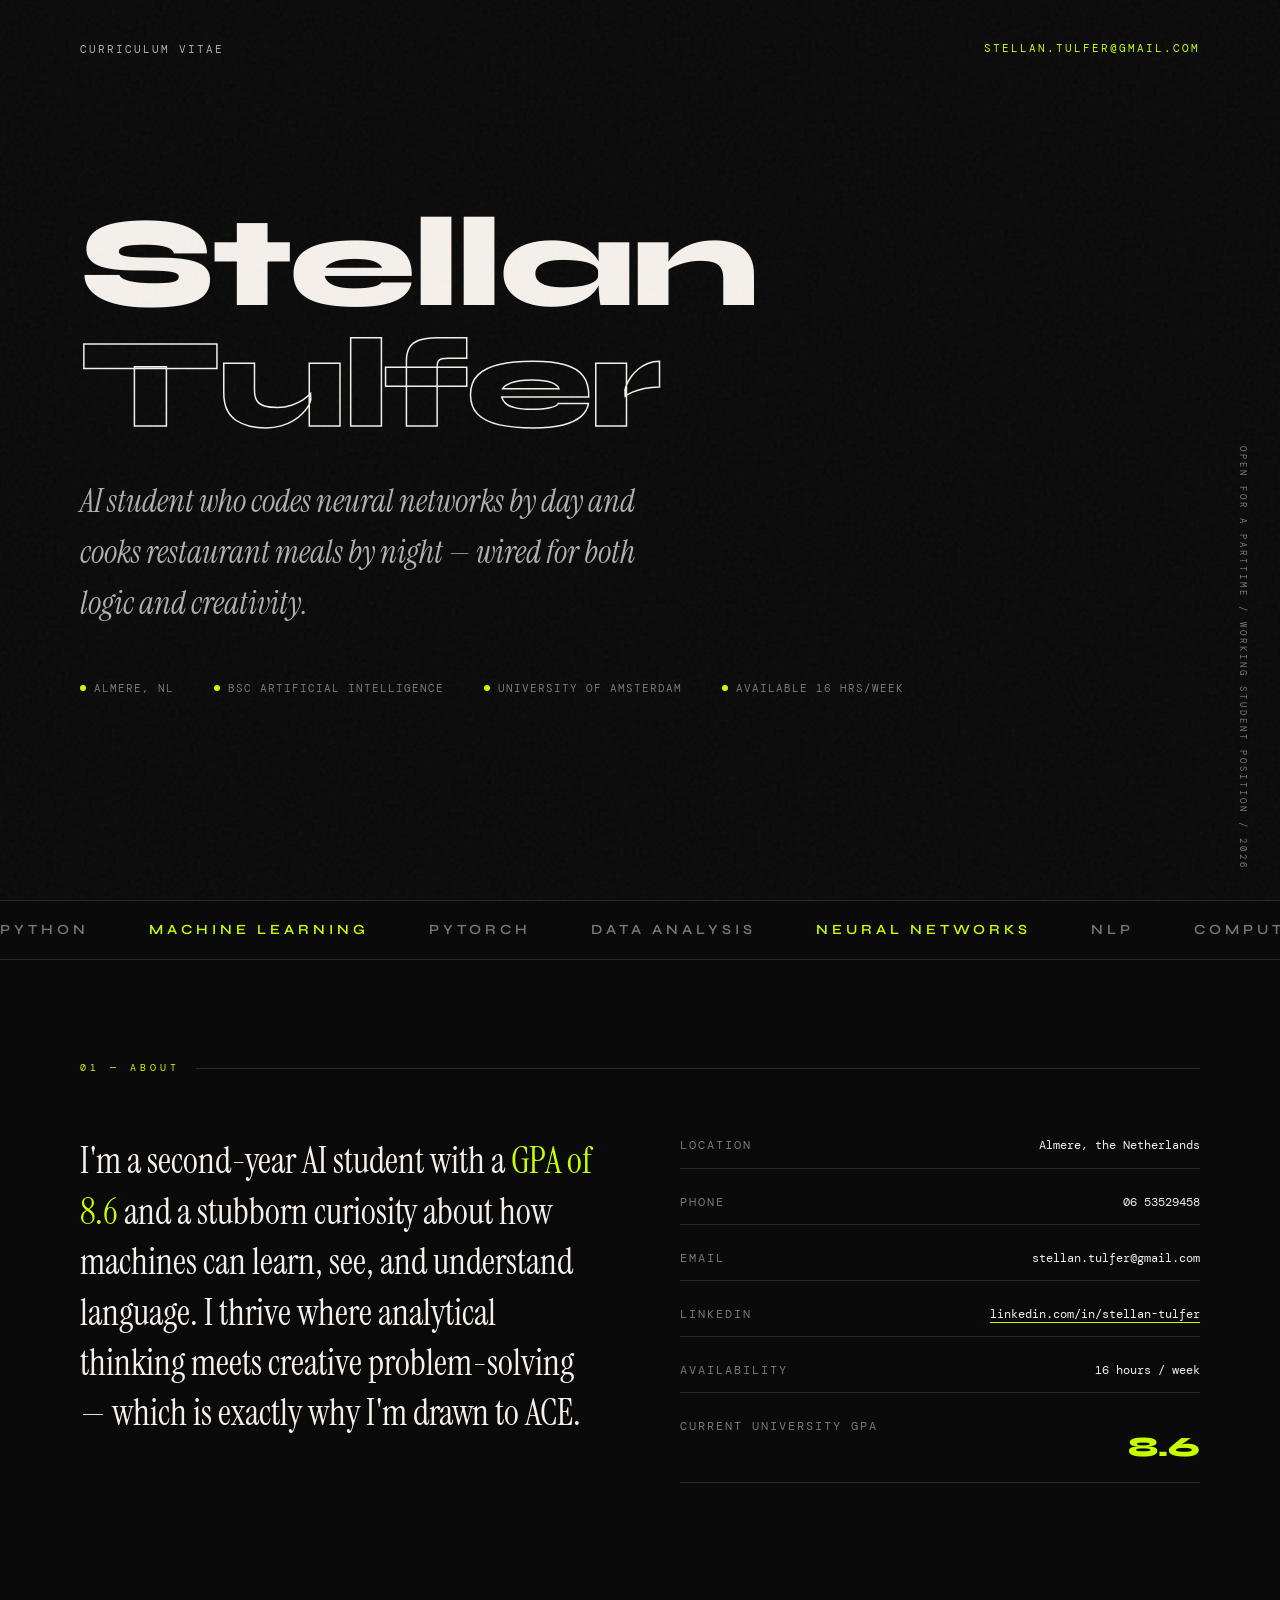
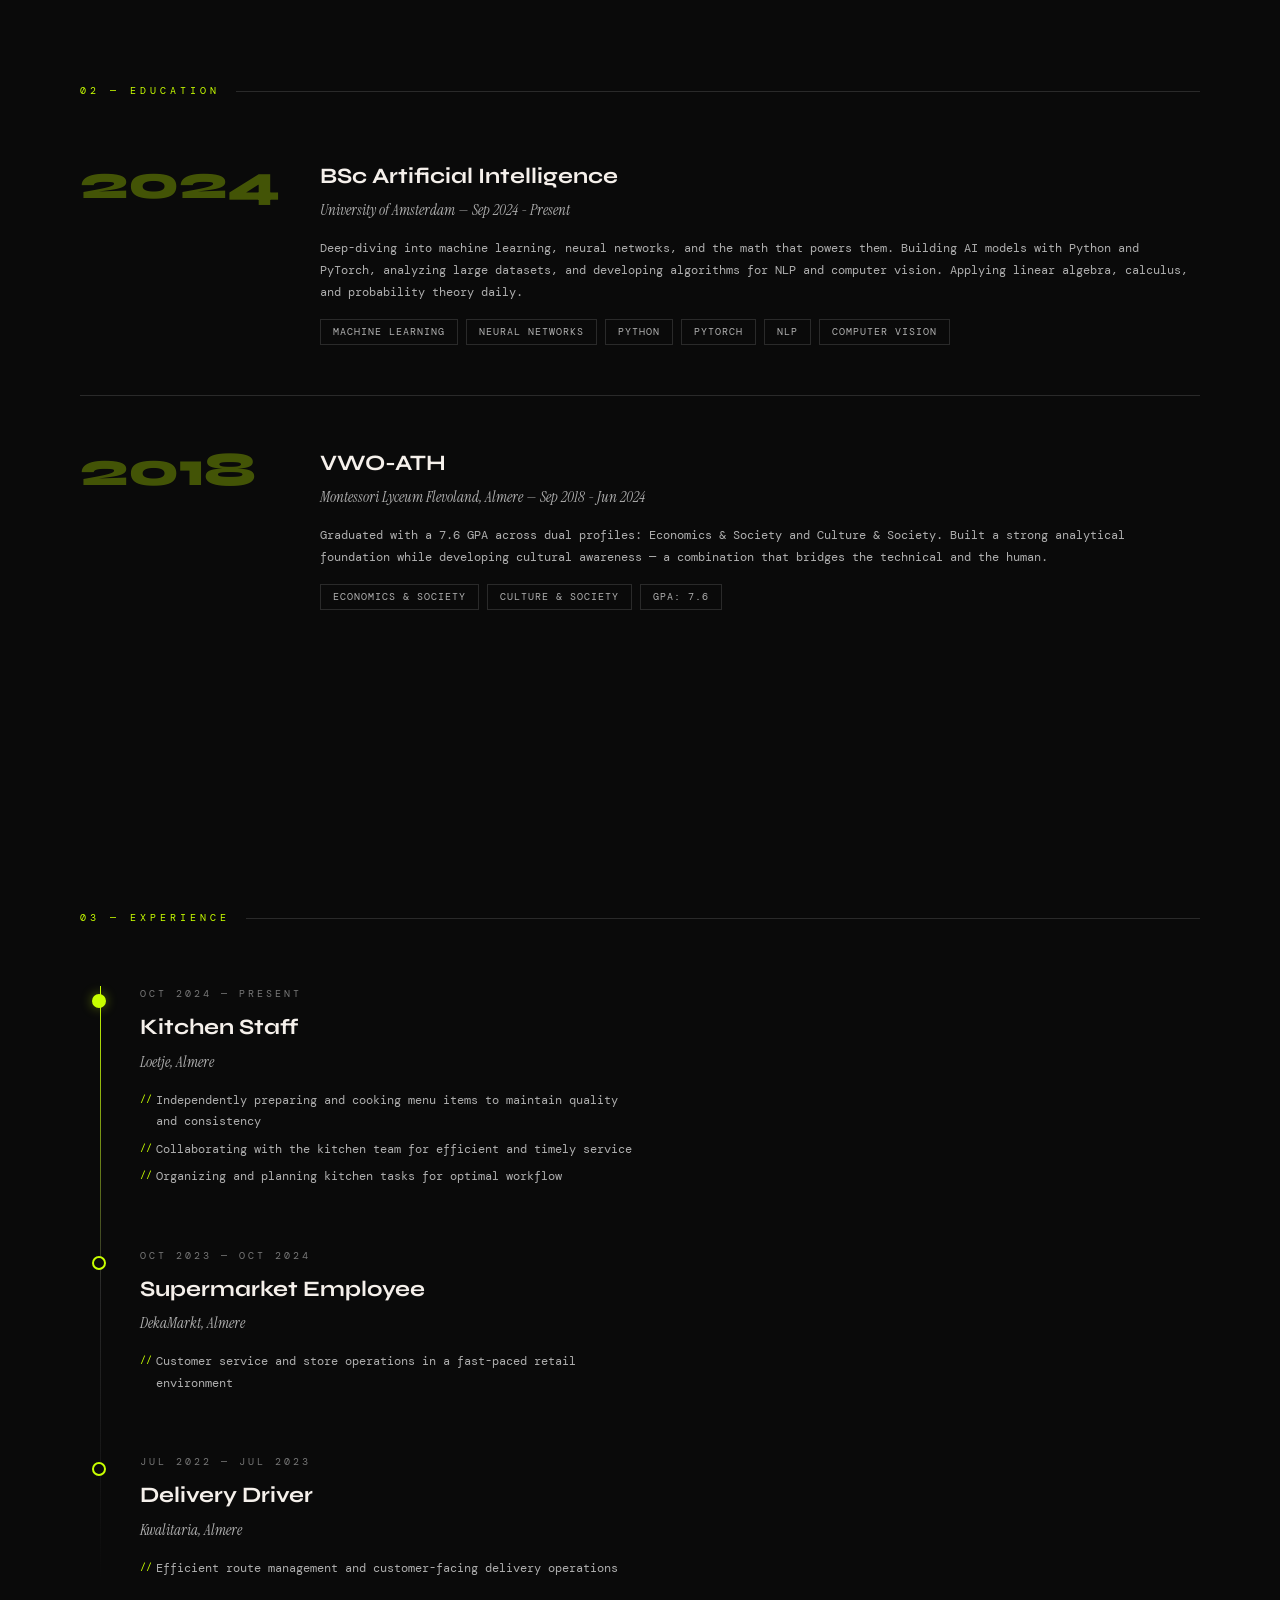
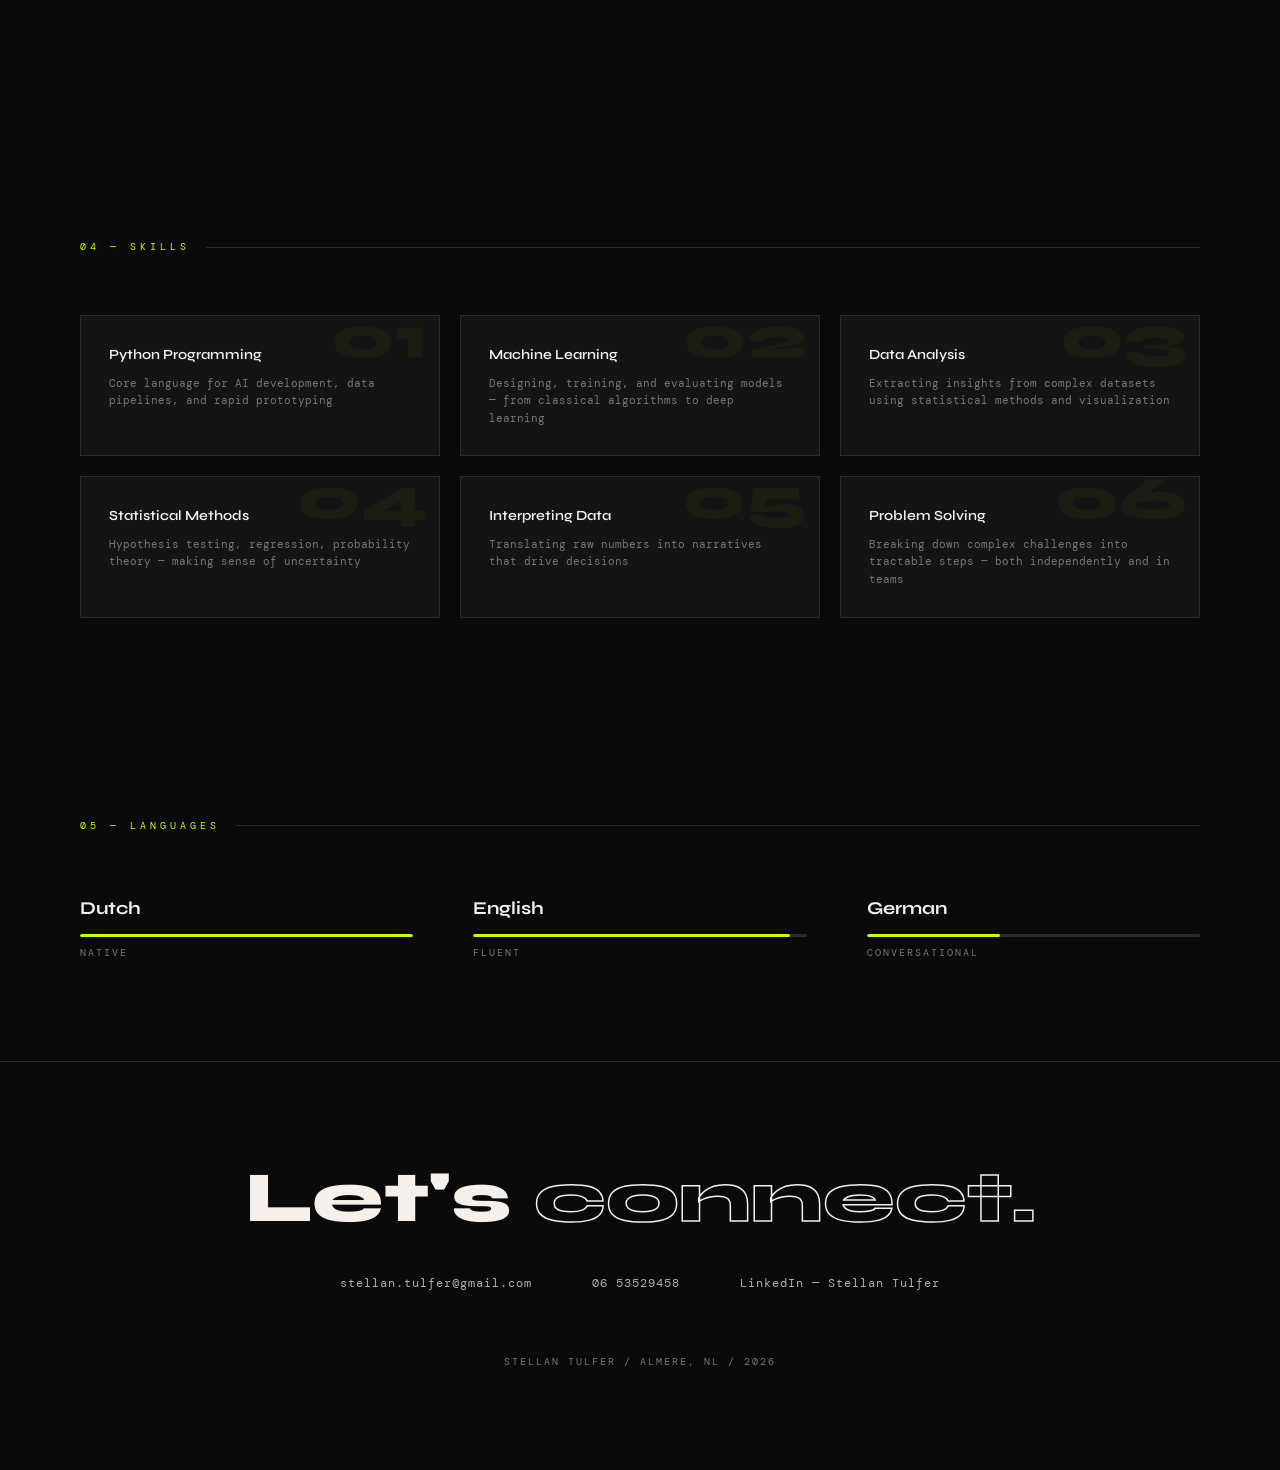
<file: Stellan_Tulfer_Resume (2).html>
<!DOCTYPE html>
<html lang="en">
<head>
<meta charset="UTF-8">
<meta name="viewport" content="width=device-width, initial-scale=1.0">
<title>Stellan Tulfer — Resume</title>
<link href="https://fonts.googleapis.com/css2?family=Instrument+Serif:ital@0;1&family=DM+Mono:wght@300;400;500&family=Syne:wght@400;500;600;700;800&display=swap" rel="stylesheet">
<style>
  :root {
    --black: #0a0a0a;
    --white: #f5f0eb;
    --accent: #c8ff00;
    --grey: #b0b0b0;
    --dim: #777;
    --card-bg: #141414;
    --border: #2a2a2a;
  }

  * { margin: 0; padding: 0; box-sizing: border-box; }

  body {
    background: var(--black);
    color: var(--white);
    font-family: 'DM Mono', monospace;
    font-size: 13px;
    line-height: 1.6;
    overflow-x: hidden;
  }

  /* === GRAIN OVERLAY === */
  body::before {
    content: '';
    position: fixed;
    top: 0; left: 0;
    width: 100%; height: 100%;
    background-image: url("data:image/svg+xml,%3Csvg viewBox='0 0 256 256' xmlns='http://www.w3.org/2000/svg'%3E%3Cfilter id='n'%3E%3CfeTurbulence type='fractalNoise' baseFrequency='0.9' numOctaves='4' stitchTiles='stitch'/%3E%3C/filter%3E%3Crect width='100%25' height='100%25' filter='url(%23n)' opacity='0.04'/%3E%3C/svg%3E");
    pointer-events: none;
    z-index: 9999;
  }

  /* === SCROLL ANIMATIONS === */
  .reveal {
    opacity: 0;
    transform: translateY(30px);
    transition: opacity 0.8s ease, transform 0.8s ease;
  }
  .reveal.visible {
    opacity: 1;
    transform: translateY(0);
  }

  /* === HERO === */
  .hero {
    min-height: 100vh;
    display: flex;
    flex-direction: column;
    justify-content: center;
    padding: 60px 80px;
    position: relative;
  }

  .hero-top-bar {
    position: absolute;
    top: 40px;
    left: 80px;
    right: 80px;
    display: flex;
    justify-content: space-between;
    align-items: center;
    font-size: 11px;
    letter-spacing: 2px;
    text-transform: uppercase;
    color: var(--grey);
  }

  .hero-top-bar a {
    color: var(--accent);
    text-decoration: none;
    border-bottom: 1px solid transparent;
    transition: border-color 0.3s;
  }
  .hero-top-bar a:hover {
    border-bottom-color: var(--accent);
  }

  .hero-name {
    font-family: 'Syne', sans-serif;
    font-size: clamp(64px, 10vw, 140px);
    font-weight: 800;
    line-height: 0.95;
    letter-spacing: -3px;
    margin-bottom: 30px;
    position: relative;
  }

  .hero-name .line-2 {
    display: block;
    color: transparent;
    -webkit-text-stroke: 1.5px var(--white);
  }

  .hero-tagline {
    font-family: 'Instrument Serif', serif;
    font-style: italic;
    font-size: clamp(20px, 3vw, 32px);
    color: var(--grey);
    max-width: 600px;
    margin-bottom: 50px;
  }

  .hero-meta {
    display: flex;
    gap: 40px;
    font-size: 11px;
    letter-spacing: 1px;
    text-transform: uppercase;
    color: var(--dim);
  }

  .hero-meta span {
    display: flex;
    align-items: center;
    gap: 8px;
  }

  .hero-meta .dot {
    width: 6px;
    height: 6px;
    background: var(--accent);
    border-radius: 50%;
    display: inline-block;
  }

  /* === MARQUEE === */
  .marquee-wrapper {
    overflow: hidden;
    border-top: 1px solid var(--border);
    border-bottom: 1px solid var(--border);
    padding: 18px 0;
  }

  .marquee {
    display: flex;
    animation: marquee 25s linear infinite;
    white-space: nowrap;
    gap: 60px;
  }

  .marquee span {
    font-family: 'Syne', sans-serif;
    font-size: 14px;
    font-weight: 600;
    text-transform: uppercase;
    letter-spacing: 4px;
    color: var(--dim);
    flex-shrink: 0;
  }

  .marquee .highlight {
    color: var(--accent);
  }

  @keyframes marquee {
    0% { transform: translateX(0); }
    100% { transform: translateX(-50%); }
  }

  /* === SECTION LAYOUT === */
  .section {
    padding: 100px 80px;
    position: relative;
  }

  .section-label {
    font-family: 'DM Mono', monospace;
    font-size: 10px;
    text-transform: uppercase;
    letter-spacing: 4px;
    color: var(--accent);
    margin-bottom: 60px;
    display: flex;
    align-items: center;
    gap: 16px;
  }

  .section-label::after {
    content: '';
    flex: 1;
    height: 1px;
    background: var(--border);
  }

  /* === ABOUT GRID === */
  .about-grid {
    display: grid;
    grid-template-columns: 1fr 1fr;
    gap: 80px;
    align-items: start;
  }

  .about-statement {
    font-family: 'Instrument Serif', serif;
    font-size: clamp(24px, 3vw, 36px);
    line-height: 1.4;
    color: var(--white);
  }

  .about-statement strong {
    color: var(--accent);
    font-weight: 400;
  }

  .about-details {
    display: flex;
    flex-direction: column;
    gap: 24px;
  }

  .detail-row {
    display: flex;
    justify-content: space-between;
    padding-bottom: 12px;
    border-bottom: 1px solid var(--border);
    font-size: 12px;
  }

  .detail-row .label {
    color: var(--dim);
    text-transform: uppercase;
    letter-spacing: 2px;
  }

  .detail-row .value {
    color: var(--white);
    text-align: right;
  }

  /* === GPA VISUAL === */
  .gpa-visual {
    display: flex;
    align-items: center;
    gap: 12px;
    margin-top: 8px;
  }

  .gpa-bar-bg {
    flex: 1;
    height: 3px;
    background: var(--border);
    border-radius: 2px;
    position: relative;
    overflow: hidden;
  }

  .gpa-bar-fill {
    height: 100%;
    background: var(--accent);
    border-radius: 2px;
    transition: width 1.5s cubic-bezier(0.22, 1, 0.36, 1);
    width: 0;
  }

  .gpa-bar-fill.animate {
    width: 86%;
  }

  .gpa-number {
    font-family: 'Syne', sans-serif;
    font-weight: 800;
    font-size: 28px;
    color: var(--accent);
  }

  /* === EXPERIENCE TIMELINE === */
  .timeline {
    position: relative;
    padding-left: 60px;
  }

  .timeline::before {
    content: '';
    position: absolute;
    left: 20px;
    top: 0;
    bottom: 0;
    width: 1px;
    background: linear-gradient(to bottom, var(--accent), var(--border), transparent);
  }

  .timeline-item {
    position: relative;
    margin-bottom: 60px;
  }

  .timeline-item::before {
    content: '';
    position: absolute;
    left: -48px;
    top: 8px;
    width: 10px;
    height: 10px;
    border: 2px solid var(--accent);
    border-radius: 50%;
    background: var(--black);
  }

  .timeline-item.current::before {
    background: var(--accent);
    box-shadow: 0 0 12px rgba(200, 255, 0, 0.4);
  }

  .timeline-date {
    font-size: 10px;
    text-transform: uppercase;
    letter-spacing: 3px;
    color: var(--dim);
    margin-bottom: 8px;
  }

  .timeline-title {
    font-family: 'Syne', sans-serif;
    font-size: 22px;
    font-weight: 700;
    margin-bottom: 4px;
  }

  .timeline-place {
    font-family: 'Instrument Serif', serif;
    font-style: italic;
    color: var(--grey);
    font-size: 15px;
    margin-bottom: 16px;
  }

  .timeline-desc {
    color: var(--grey);
    font-size: 12px;
    line-height: 1.8;
    max-width: 500px;
  }

  .timeline-desc li {
    list-style: none;
    padding-left: 16px;
    position: relative;
    margin-bottom: 6px;
  }

  .timeline-desc li::before {
    content: '//';
    position: absolute;
    left: 0;
    color: var(--accent);
    font-size: 10px;
  }

  /* === SKILLS SECTION === */
  .skills-container {
    display: grid;
    grid-template-columns: repeat(3, 1fr);
    gap: 20px;
  }

  .skill-card {
    background: var(--card-bg);
    border: 1px solid var(--border);
    padding: 28px;
    position: relative;
    overflow: hidden;
    transition: all 0.4s cubic-bezier(0.22, 1, 0.36, 1);
    cursor: default;
  }

  .skill-card:hover {
    border-color: var(--accent);
    transform: translateY(-4px);
    box-shadow: 0 12px 40px rgba(200, 255, 0, 0.05);
  }

  .skill-card::before {
    content: attr(data-index);
    position: absolute;
    top: -8px;
    right: 12px;
    font-family: 'Syne', sans-serif;
    font-size: 60px;
    font-weight: 800;
    color: rgba(200, 255, 0, 0.04);
    line-height: 1;
  }

  .skill-card .skill-name {
    font-family: 'Syne', sans-serif;
    font-weight: 600;
    font-size: 14px;
    margin-bottom: 8px;
  }

  .skill-card .skill-sub {
    font-size: 11px;
    color: var(--dim);
    line-height: 1.6;
  }

  /* === EDUCATION === */
  .edu-block {
    display: grid;
    grid-template-columns: 200px 1fr;
    gap: 40px;
    margin-bottom: 50px;
    padding-bottom: 50px;
    border-bottom: 1px solid var(--border);
  }

  .edu-block:last-child {
    border-bottom: none;
  }

  .edu-year {
    font-family: 'Syne', sans-serif;
    font-size: 48px;
    font-weight: 800;
    color: var(--accent);
    line-height: 1;
    opacity: 0.3;
  }

  .edu-content h3 {
    font-family: 'Syne', sans-serif;
    font-size: 22px;
    font-weight: 700;
    margin-bottom: 4px;
  }

  .edu-content .school {
    font-family: 'Instrument Serif', serif;
    font-style: italic;
    color: var(--grey);
    margin-bottom: 16px;
    font-size: 15px;
  }

  .edu-content .desc {
    color: var(--grey);
    font-size: 12px;
    line-height: 1.8;
  }

  .edu-tags {
    display: flex;
    flex-wrap: wrap;
    gap: 8px;
    margin-top: 16px;
  }

  .edu-tag {
    padding: 4px 12px;
    border: 1px solid var(--border);
    font-size: 10px;
    text-transform: uppercase;
    letter-spacing: 1px;
    color: var(--grey);
    transition: all 0.3s;
  }

  .edu-tag:hover {
    border-color: var(--accent);
    color: var(--accent);
  }

  /* === LANGUAGES === */
  .languages-grid {
    display: flex;
    gap: 60px;
  }

  .lang-item {
    flex: 1;
  }

  .lang-name {
    font-family: 'Syne', sans-serif;
    font-weight: 700;
    font-size: 18px;
    margin-bottom: 12px;
  }

  .lang-bar {
    height: 3px;
    background: var(--border);
    border-radius: 2px;
    overflow: hidden;
    margin-bottom: 8px;
  }

  .lang-fill {
    height: 100%;
    background: var(--accent);
    border-radius: 2px;
    transition: width 1.5s cubic-bezier(0.22, 1, 0.36, 1);
    width: 0;
  }

  .lang-fill.animate {
    width: var(--level);
  }

  .lang-level {
    font-size: 10px;
    text-transform: uppercase;
    letter-spacing: 2px;
    color: var(--dim);
  }

  /* === CONTACT FOOTER === */
  .contact-section {
    padding: 100px 80px;
    border-top: 1px solid var(--border);
    text-align: center;
  }

  .contact-headline {
    font-family: 'Syne', sans-serif;
    font-size: clamp(36px, 6vw, 72px);
    font-weight: 800;
    line-height: 1;
    margin-bottom: 40px;
  }

  .contact-headline .outline {
    color: transparent;
    -webkit-text-stroke: 1.5px var(--white);
  }

  .contact-links {
    display: flex;
    justify-content: center;
    gap: 60px;
    margin-bottom: 60px;
  }

  .contact-link {
    text-decoration: none;
    color: var(--grey);
    font-size: 12px;
    letter-spacing: 1px;
    transition: color 0.3s;
    position: relative;
  }

  .contact-link::after {
    content: '';
    position: absolute;
    bottom: -4px;
    left: 0;
    width: 0;
    height: 1px;
    background: var(--accent);
    transition: width 0.3s;
  }

  .contact-link:hover {
    color: var(--accent);
  }
  .contact-link:hover::after {
    width: 100%;
  }

  .footer-note {
    font-size: 10px;
    color: var(--dim);
    letter-spacing: 2px;
    text-transform: uppercase;
  }

  /* === FLOATING CORNER TEXT === */
  .corner-text {
    position: fixed;
    bottom: 30px;
    right: 30px;
    font-size: 9px;
    letter-spacing: 3px;
    text-transform: uppercase;
    color: var(--dim);
    writing-mode: vertical-lr;
    z-index: 100;
  }

  /* === RESPONSIVE === */
  @media (max-width: 900px) {
    .hero { padding: 40px 30px; }
    .hero-top-bar { left: 30px; right: 30px; top: 20px; }
    .section { padding: 60px 30px; }
    .about-grid { grid-template-columns: 1fr; gap: 40px; }
    .skills-container { grid-template-columns: 1fr 1fr; }
    .edu-block { grid-template-columns: 1fr; gap: 16px; }
    .edu-year { font-size: 32px; }
    .languages-grid { flex-direction: column; gap: 30px; }
    .contact-links { flex-direction: column; gap: 20px; align-items: center; }
    .hero-meta { flex-wrap: wrap; gap: 20px; }
    .contact-section { padding: 60px 30px; }
    .corner-text { display: none; }
  }

  @media (max-width: 600px) {
    .skills-container { grid-template-columns: 1fr; }
  }

  /* === PRINT === */
  @media print {
    body { background: white; color: black; font-size: 11px; }
    body::before { display: none; }
    .corner-text { display: none; }
    .marquee-wrapper { display: none; }
    .hero { min-height: auto; padding: 40px; }
    .section { padding: 30px 40px; }
    .hero-name { font-size: 48px; color: black; }
    .hero-name .line-2 { -webkit-text-stroke-color: black; }
    .skill-card { break-inside: avoid; }
    .reveal { opacity: 1 !important; transform: none !important; }
  }
</style>
</head>
<body>

<!-- Fixed corner text -->
<div class="corner-text">Open for a parttime / working student position / 2026</div>

<!-- HERO -->
<section class="hero">
  <div class="hero-top-bar">
    <span>Curriculum Vitae</span>
    <a href="mailto:stellan.tulfer@gmail.com">stellan.tulfer@gmail.com</a>
  </div>

  <div class="hero-name">
    <span>Stellan</span>
    <span class="line-2">Tulfer</span>
  </div>

  <div class="hero-tagline">
    AI student who codes neural networks by day and cooks restaurant meals by night — wired for both logic and creativity.
  </div>

  <div class="hero-meta">
    <span><span class="dot"></span> Almere, NL</span>
    <span><span class="dot"></span> BSc Artificial Intelligence</span>
    <span><span class="dot"></span> University of Amsterdam</span>
    <span><span class="dot"></span> Available 16 hrs/week</span>
  </div>
</section>

<!-- MARQUEE -->
<div class="marquee-wrapper">
  <div class="marquee">
    <span>Python</span>
    <span class="highlight">Machine Learning</span>
    <span>PyTorch</span>
    <span>Data Analysis</span>
    <span class="highlight">Neural Networks</span>
    <span>NLP</span>
    <span>Computer Vision</span>
    <span class="highlight">Statistics</span>
    <span>Linear Algebra</span>
    <span>Problem Solving</span>
    <!-- Duplicate for seamless loop -->
    <span>Python</span>
    <span class="highlight">Machine Learning</span>
    <span>PyTorch</span>
    <span>Data Analysis</span>
    <span class="highlight">Neural Networks</span>
    <span>NLP</span>
    <span>Computer Vision</span>
    <span class="highlight">Statistics</span>
    <span>Linear Algebra</span>
    <span>Problem Solving</span>
  </div>
</div>

<!-- ABOUT -->
<section class="section">
  <div class="section-label reveal">01 — About</div>
  <div class="about-grid">
    <div class="about-statement reveal">
      I'm a second-year AI student with a <strong>GPA of 8.6</strong> and a stubborn curiosity about how machines can learn, see, and understand language. I thrive where analytical thinking meets creative problem-solving — which is exactly why I'm drawn to ACE.
    </div>
    <div class="about-details reveal">
      <div class="detail-row">
        <span class="label">Location</span>
        <span class="value">Almere, the Netherlands</span>
      </div>
      <div class="detail-row">
        <span class="label">Phone</span>
        <span class="value">06 53529458</span>
      </div>
      <div class="detail-row">
        <span class="label">Email</span>
        <span class="value">stellan.tulfer@gmail.com</span>
      </div>
      <div class="detail-row">
        <span class="label">LinkedIn</span>
        <span class="value"><a href="https://www.linkedin.com/in/stellan-tulfer" target="_blank" style="color: var(--white); text-decoration: none; border-bottom: 1px solid var(--accent); transition: color 0.3s;">linkedin.com/in/stellan-tulfer</a></span>
      </div>
      <div class="detail-row">
        <span class="label">Availability</span>
        <span class="value">16 hours / week</span>
      </div>
      <div class="detail-row">
        <span class="label">Current University GPA</span>
        <span class="value">
          <div class="gpa-visual">
            <div class="gpa-bar-bg"><div class="gpa-bar-fill" id="gpaBar"></div></div>
            <span class="gpa-number">8.6</span>
          </div>
        </span>
      </div>
    </div>
  </div>
</section>

<!-- EDUCATION -->
<section class="section">
  <div class="section-label reveal">02 — Education</div>

  <div class="edu-block reveal">
    <div class="edu-year">2024</div>
    <div class="edu-content">
      <h3>BSc Artificial Intelligence</h3>
      <div class="school">University of Amsterdam — Sep 2024 - Present</div>
      <div class="desc">
        Deep-diving into machine learning, neural networks, and the math that powers them. Building AI models with Python and PyTorch, analyzing large datasets, and developing algorithms for NLP and computer vision. Applying linear algebra, calculus, and probability theory daily.
      </div>
      <div class="edu-tags">
        <span class="edu-tag">Machine Learning</span>
        <span class="edu-tag">Neural Networks</span>
        <span class="edu-tag">Python</span>
        <span class="edu-tag">PyTorch</span>
        <span class="edu-tag">NLP</span>
        <span class="edu-tag">Computer Vision</span>
      </div>
    </div>
  </div>

  <div class="edu-block reveal">
    <div class="edu-year">2018</div>
    <div class="edu-content">
      <h3>VWO-ATH</h3>
      <div class="school">Montessori Lyceum Flevoland, Almere — Sep 2018 - Jun 2024</div>
      <div class="desc">
        Graduated with a 7.6 GPA across dual profiles: Economics & Society and Culture & Society. Built a strong analytical foundation while developing cultural awareness — a combination that bridges the technical and the human.
      </div>
      <div class="edu-tags">
        <span class="edu-tag">Economics & Society</span>
        <span class="edu-tag">Culture & Society</span>
        <span class="edu-tag">GPA: 7.6</span>
      </div>
    </div>
  </div>
</section>

<!-- EXPERIENCE -->
<section class="section">
  <div class="section-label reveal">03 — Experience</div>

  <div class="timeline">
    <div class="timeline-item current reveal">
      <div class="timeline-date">Oct 2024 — Present</div>
      <div class="timeline-title">Kitchen Staff</div>
      <div class="timeline-place">Loetje, Almere</div>
      <div class="timeline-desc">
        <ul>
          <li>Independently preparing and cooking menu items to maintain quality and consistency</li>
          <li>Collaborating with the kitchen team for efficient and timely service</li>
          <li>Organizing and planning kitchen tasks for optimal workflow</li>
        </ul>
      </div>
    </div>

    <div class="timeline-item reveal">
      <div class="timeline-date">Oct 2023 — Oct 2024</div>
      <div class="timeline-title">Supermarket Employee</div>
      <div class="timeline-place">DekaMarkt, Almere</div>
      <div class="timeline-desc">
        <ul>
          <li>Customer service and store operations in a fast-paced retail environment</li>
        </ul>
      </div>
    </div>

    <div class="timeline-item reveal">
      <div class="timeline-date">Jul 2022 — Jul 2023</div>
      <div class="timeline-title">Delivery Driver</div>
      <div class="timeline-place">Kwalitaria, Almere</div>
      <div class="timeline-desc">
        <ul>
          <li>Efficient route management and customer-facing delivery operations</li>
        </ul>
      </div>
    </div>
  </div>
</section>

<!-- SKILLS -->
<section class="section">
  <div class="section-label reveal">04 — Skills</div>

  <div class="skills-container">
    <div class="skill-card reveal" data-index="01">
      <div class="skill-name">Python Programming</div>
      <div class="skill-sub">Core language for AI development, data pipelines, and rapid prototyping</div>
    </div>
    <div class="skill-card reveal" data-index="02">
      <div class="skill-name">Machine Learning</div>
      <div class="skill-sub">Designing, training, and evaluating models — from classical algorithms to deep learning</div>
    </div>
    <div class="skill-card reveal" data-index="03">
      <div class="skill-name">Data Analysis</div>
      <div class="skill-sub">Extracting insights from complex datasets using statistical methods and visualization</div>
    </div>
    <div class="skill-card reveal" data-index="04">
      <div class="skill-name">Statistical Methods</div>
      <div class="skill-sub">Hypothesis testing, regression, probability theory — making sense of uncertainty</div>
    </div>
    <div class="skill-card reveal" data-index="05">
      <div class="skill-name">Interpreting Data</div>
      <div class="skill-sub">Translating raw numbers into narratives that drive decisions</div>
    </div>
    <div class="skill-card reveal" data-index="06">
      <div class="skill-name">Problem Solving</div>
      <div class="skill-sub">Breaking down complex challenges into tractable steps — both independently and in teams</div>
    </div>
  </div>
</section>

<!-- LANGUAGES -->
<section class="section">
  <div class="section-label reveal">05 — Languages</div>

  <div class="languages-grid reveal">
    <div class="lang-item">
      <div class="lang-name">Dutch</div>
      <div class="lang-bar"><div class="lang-fill" style="--level: 100%"></div></div>
      <div class="lang-level">Native</div>
    </div>
    <div class="lang-item">
      <div class="lang-name">English</div>
      <div class="lang-bar"><div class="lang-fill" style="--level: 95%"></div></div>
      <div class="lang-level">Fluent</div>
    </div>
    <div class="lang-item">
      <div class="lang-name">German</div>
      <div class="lang-bar"><div class="lang-fill" style="--level: 40%"></div></div>
      <div class="lang-level">Conversational</div>
    </div>
  </div>
</section>

<!-- CONTACT -->
<section class="contact-section">
  <div class="contact-headline reveal">
    Let's <span class="outline">connect.</span>
  </div>
  <div class="contact-links reveal">
    <a href="mailto:stellan.tulfer@gmail.com" class="contact-link">stellan.tulfer@gmail.com</a>
    <a href="tel:+31653529458" class="contact-link">06 53529458</a>
    <a href="https://www.linkedin.com/in/stellan-tulfer" target="_blank" class="contact-link">LinkedIn — Stellan Tulfer</a>
  </div>
  <div class="footer-note reveal">Stellan Tulfer / Almere, NL / 2026</div>
</section>

<script>
  // Scroll reveal
  const observer = new IntersectionObserver((entries) => {
    entries.forEach(entry => {
      if (entry.isIntersecting) {
        entry.target.classList.add('visible');
      }
    });
  }, { threshold: 0.1 });

  document.querySelectorAll('.reveal').forEach(el => observer.observe(el));

  // GPA bar animation
  const gpaObserver = new IntersectionObserver((entries) => {
    entries.forEach(entry => {
      if (entry.isIntersecting) {
        document.getElementById('gpaBar').classList.add('animate');
      }
    });
  }, { threshold: 0.5 });

  const gpaEl = document.getElementById('gpaBar');
  if (gpaEl) gpaObserver.observe(gpaEl);

  // Language bars animation
  const langObserver = new IntersectionObserver((entries) => {
    entries.forEach(entry => {
      if (entry.isIntersecting) {
        entry.target.querySelectorAll('.lang-fill').forEach(bar => {
          bar.classList.add('animate');
        });
      }
    });
  }, { threshold: 0.3 });

  document.querySelectorAll('.languages-grid').forEach(el => langObserver.observe(el));
</script>

</body>
</html>
</file>
